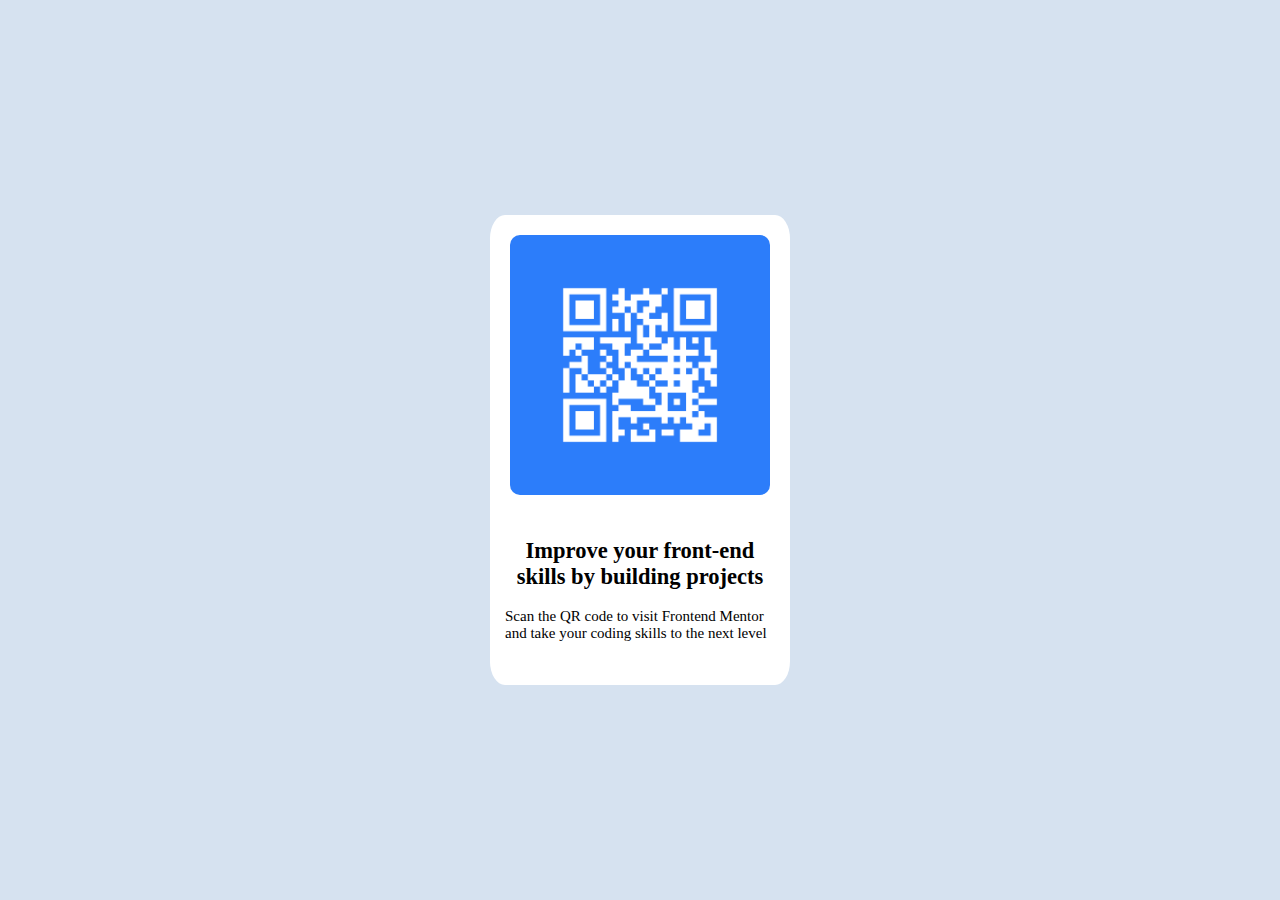
<file: 1 - age-calculator/index.html>
<!DOCTYPE html>
<html lang="en">
<head>
    <meta charset="UTF-8">
    <meta name="viewport" content="width=device-width, initial-scale=1.0">
    <title>1 projeto</title>
    <link rel="stylesheet" href="style.css">
    <link href="https://fonts.googleapis.com/css2?family=Outfit&display=swap" rel="stylesheet">
    <link href="https://fonts.googleapis.com/css2?family=Outfit:wght@400;700&display=swap" rel="stylesheet">
</head>
<body>
    <div class="primeiratela">
        <div class="caixa">
            <img class="qrcode" src="images/image-qr-code.png">
            <h2>Improve your front-end skills by building projects</h2>
            <p>Scan the QR code to visit Frontend Mentor and take your coding skills to the next level</p>
        </div>
    </div>
</body>

</html>
</file>
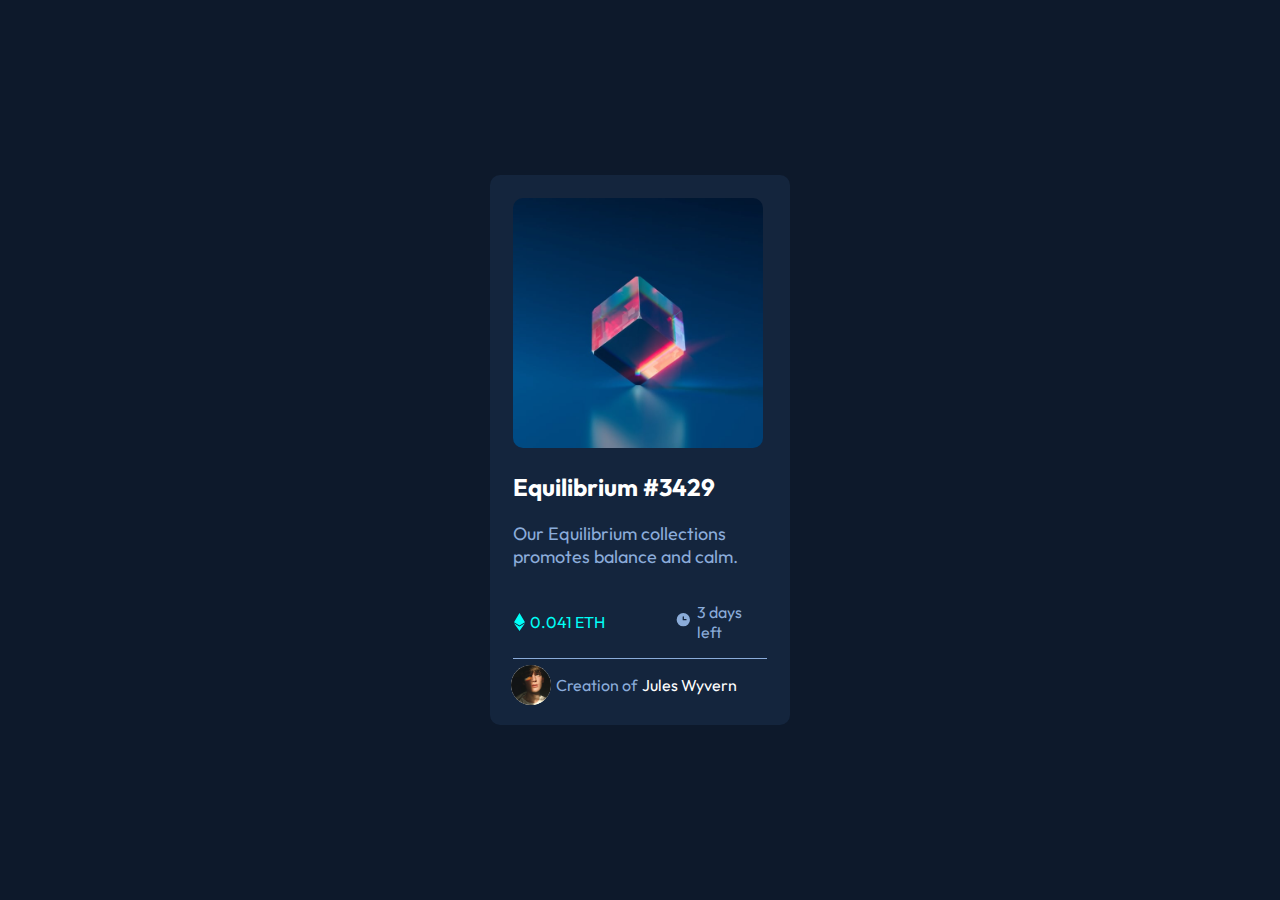
<file: 2-nft-preview-card/index.html>
<!DOCTYPE html>
<html lang="en">

<head>
    <meta charset="UTF-8">
    <meta name="viewport" content="width=device-width, initial-scale=1.0">
    <title>Nft</title>
    <link rel="stylesheet" href="style.css">
    <link rel="preconnect" href="https://fonts.googleapis.com">
    <link rel="preconnect" href="https://fonts.gstatic.com" crossorigin>
    <link href="https://fonts.googleapis.com/css2?family=Outfit:wght@300;400;600&display=swap" rel="stylesheet">
    <link rel="shortcut icon" href="images/favicon-32x32.png" type="image/x-icon">
</head>

<body>
    <div class="blocoprin">
        <div class="espaco">
            <img class="imget" src="images/image-equilibrium.jpg">
            <h2>Equilibrium #3429</h2>
            <p class="textinfo">Our Equilibrium collections promotes balance and calm.</p>
            <div class="parentcointime">
                <div class="eterium">
                    <svg width="11" height="18" xmlns="http://www.w3.org/2000/svg">
                        <path
                            d="M11 10.216 5.5 18 0 10.216l5.5 3.263 5.5-3.262ZM5.5 0l5.496 9.169L5.5 12.43 0 9.17 5.5 0Z"
                            fill="#00FFF8" />
                    </svg>
                    <p class="textet">0.041 ETH</p>
                </div>
                <div class="clock">
                    <div class="iconclock">
                        <svg width="17" height="17" xmlns="http://www.w3.org/2000/svg">
                            <path
                                d="M8.305 2.007a6.667 6.667 0 1 0 0 13.334 6.667 6.667 0 0 0 0-13.334Zm2.667 7.334H8.305a.667.667 0 0 1-.667-.667V6.007a.667.667 0 0 1 1.334 0v2h2a.667.667 0 0 1 0 1.334Z"
                                fill="#8BACD9" />
                        </svg>
                    </div>
                    <p class="textclock">3 days left</p>
                </div>
            </div>
            <div class="footer">
                <div class="imgavatar">
                    <img src="images/image-avatar.png">
                </div>
                <div class="namecreator">
                    <p>Creation of</p>
                    <p class="nome">Jules Wyvern</p>
                </div>
            </div>
        </div>
    </div>
</body>

</html>
</file>
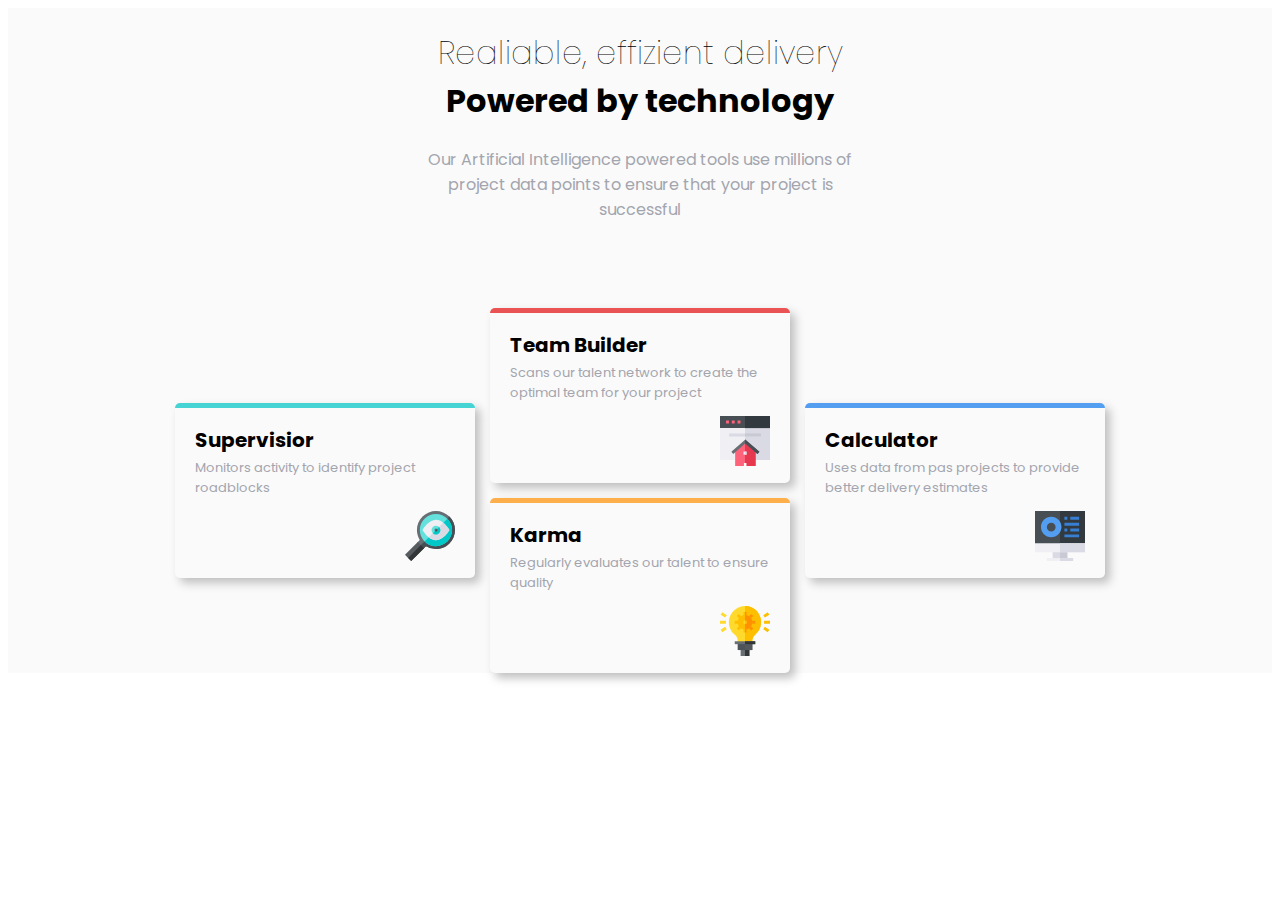
<file: 3-four-card-feature/index.html>
<!DOCTYPE html>
<html lang="en">

<head>
    <meta charset="UTF-8">
    <meta name="viewport" content="width=device-width, initial-scale=1.0">
    <title>4 card feature</title>
    <link rel="stylesheet" href="style.css">
    <link rel="shortcut icon" href="images/favicon-32x32.png" type="image/x-icon">
    <link rel="preconnect" href="https://fonts.googleapis.com">
    <link rel="preconnect" href="https://fonts.gstatic.com" crossorigin>
    <link href="https://fonts.googleapis.com/css2?family=Outfit:wght@600&family=Poppins:wght@200&display=swap"
        rel="stylesheet">
    <link rel="preconnect" href="https://fonts.googleapis.com">
    <link rel="preconnect" href="https://fonts.gstatic.com" crossorigin>
    <link href="https://fonts.googleapis.com/css2?family=Outfit:wght@600&family=Poppins&display=swap" rel="stylesheet">
    <link rel="preconnect" href="https://fonts.googleapis.com">
    <link rel="preconnect" href="https://fonts.gstatic.com" crossorigin>
    <link
        href="https://fonts.googleapis.com/css2?family=Outfit:wght@600&family=Poppins:ital,wght@0,400;1,600&display=swap"
        rel="stylesheet">
</head>

<body>
    <div class="bigparent">
        <div class="columtitle">
            <div class="title">
                <h1><span class="titlesimple">Realiable, effizient delivery</span> Powered by technology</h1>
                <p>Our Artificial Intelligence powered tools use millions of project data points to ensure that your
                    project
                    is
                    successful</p>
            </div>
        </div>
        <div class="boxselections">
            <div class="colum1">
                <div class="box1">
                    <div class="boxh2">
                        <h2>Supervisior</h2>
                    </div>
                    <p class="pbox">Monitors activity to identify project roadblocks</p>
                    <img src="images/icon-supervisor.svg">
                </div>
            </div>
            <div class="colum2">
                <div class="box2">
                    <div class="boxh2">
                        <h2>Team Builder</h2>
                    </div>
                    <p class="pbox">Scans our talent network to create the optimal team for your project</p>
                    <img src="images/icon-team-builder.svg">
                </div>
                <div class="box3">
                    <div class="boxh2">
                        <h2>Karma</h2>
                    </div>
                    <p class="pbox">Regularly evaluates our talent to ensure quality</p>
                    <img src="images/icon-karma.svg">
                </div>
            </div>
            <div class="colum3">
                <div class="box4">
                    <div class="boxh2">
                        <h2>Calculator</h2>
                    </div>
                    <p class="pbox">Uses data from pas projects to provide better delivery estimates</p>
                    <img src="images/icon-calculator.svg">
                </div>
            </div>
        </div>
    </div>
</body>

</html>
</file>
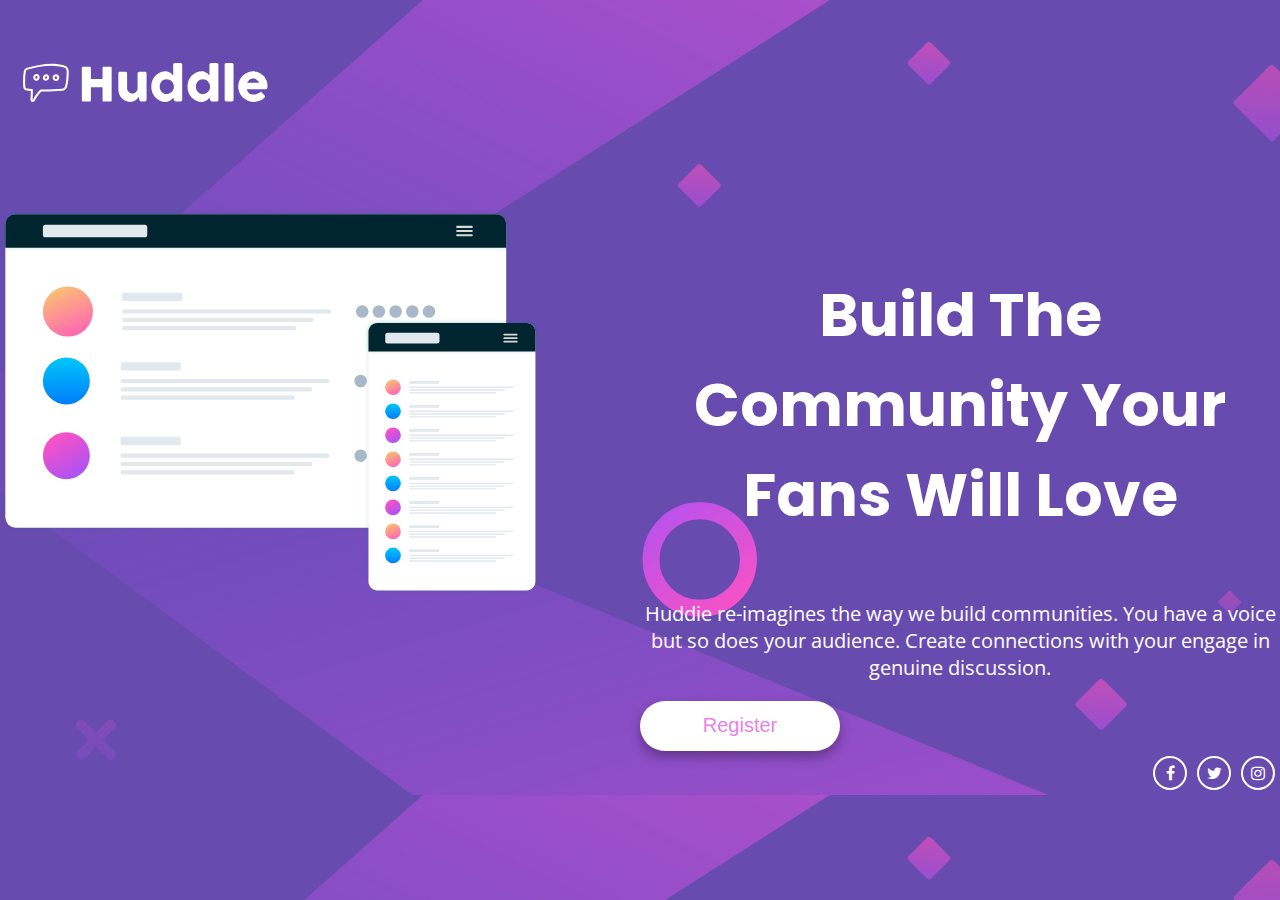
<file: 4-page-single/index.html>
<!DOCTYPE html>
<html lang="en">

<head>
    <meta charset="UTF-8">
    <meta name="viewport" content="width=device-width, initial-scale=1.0">
    <title>Page single EX4</title>
    <link rel="stylesheet" href="style.css">
    <link rel="shortcut icon" href="images/favicon-32x32.png" type="image/x-icon">
    <link rel="stylesheet" href="https://cdnjs.cloudflare.com/ajax/libs/font-awesome/4.7.0/css/font-awesome.min.css"
        integrity="sha512-SfTiTlX6kk+qitfevl/7LibUOeJWlt9rbyDn92a1DqWOw9vWG2MFoays0sgObmWazO5BQPiFucnnEAjpAB+/Sw=="
        crossorigin="anonymous" referrerpolicy="no-referrer" />
    <link rel="preconnect" href="https://fonts.googleapis.com">
    <link rel="preconnect" href="https://fonts.gstatic.com" crossorigin>
    <link href="https://fonts.googleapis.com/css2?family=Poppins&display=swap" rel="stylesheet">
    <link rel="preconnect" href="https://fonts.googleapis.com">
    <link rel="preconnect" href="https://fonts.gstatic.com" crossorigin>
    <link href="https://fonts.googleapis.com/css2?family=Poppins:wght@600&display=swap" rel="stylesheet">
    <link rel="preconnect" href="https://fonts.googleapis.com">
    <link rel="preconnect" href="https://fonts.gstatic.com" crossorigin>
    <link href="https://fonts.googleapis.com/css2?family=Open+Sans&display=swap" rel="stylesheet">
</head>

<body>
    <div class="bigparent">
        <header><img src="images/logo.svg"></header>
        <div class="columdiv">
            <div class="imglayout">
                <img src="images/illustration-mockups.svg">
            </div>
            <div class="textright">
                <div class="boxtext">
                    <div class="titleh1">
                        <h1>Build The Community Your Fans Will Love</h1>
                    </div>
                    <div class="ptext">
                        <p>Huddie re-imagines the way we build communities. You have a voice but so does your
                            audience.
                            Create
                            connections with your engage in genuine discussion.</p>
                    </div>
                </div>
                <div class="btnmob">
                    <button class="btn">Register</button>
                </div>
            </div>
        </div>
        <div class="footerposition">
            <footer>
                <div class="facebook"><i class="fa fa-facebook" aria-hidden="true"></i></div>
                <div class="twitter"><i class="fa fa-twitter" aria-hidden="true"></i></div>
                <div class="insta"><i class="fa fa-instagram" aria-hidden="true"></i></div>
            </footer>
        </div>
    </div>
</body>

</html>
</file>
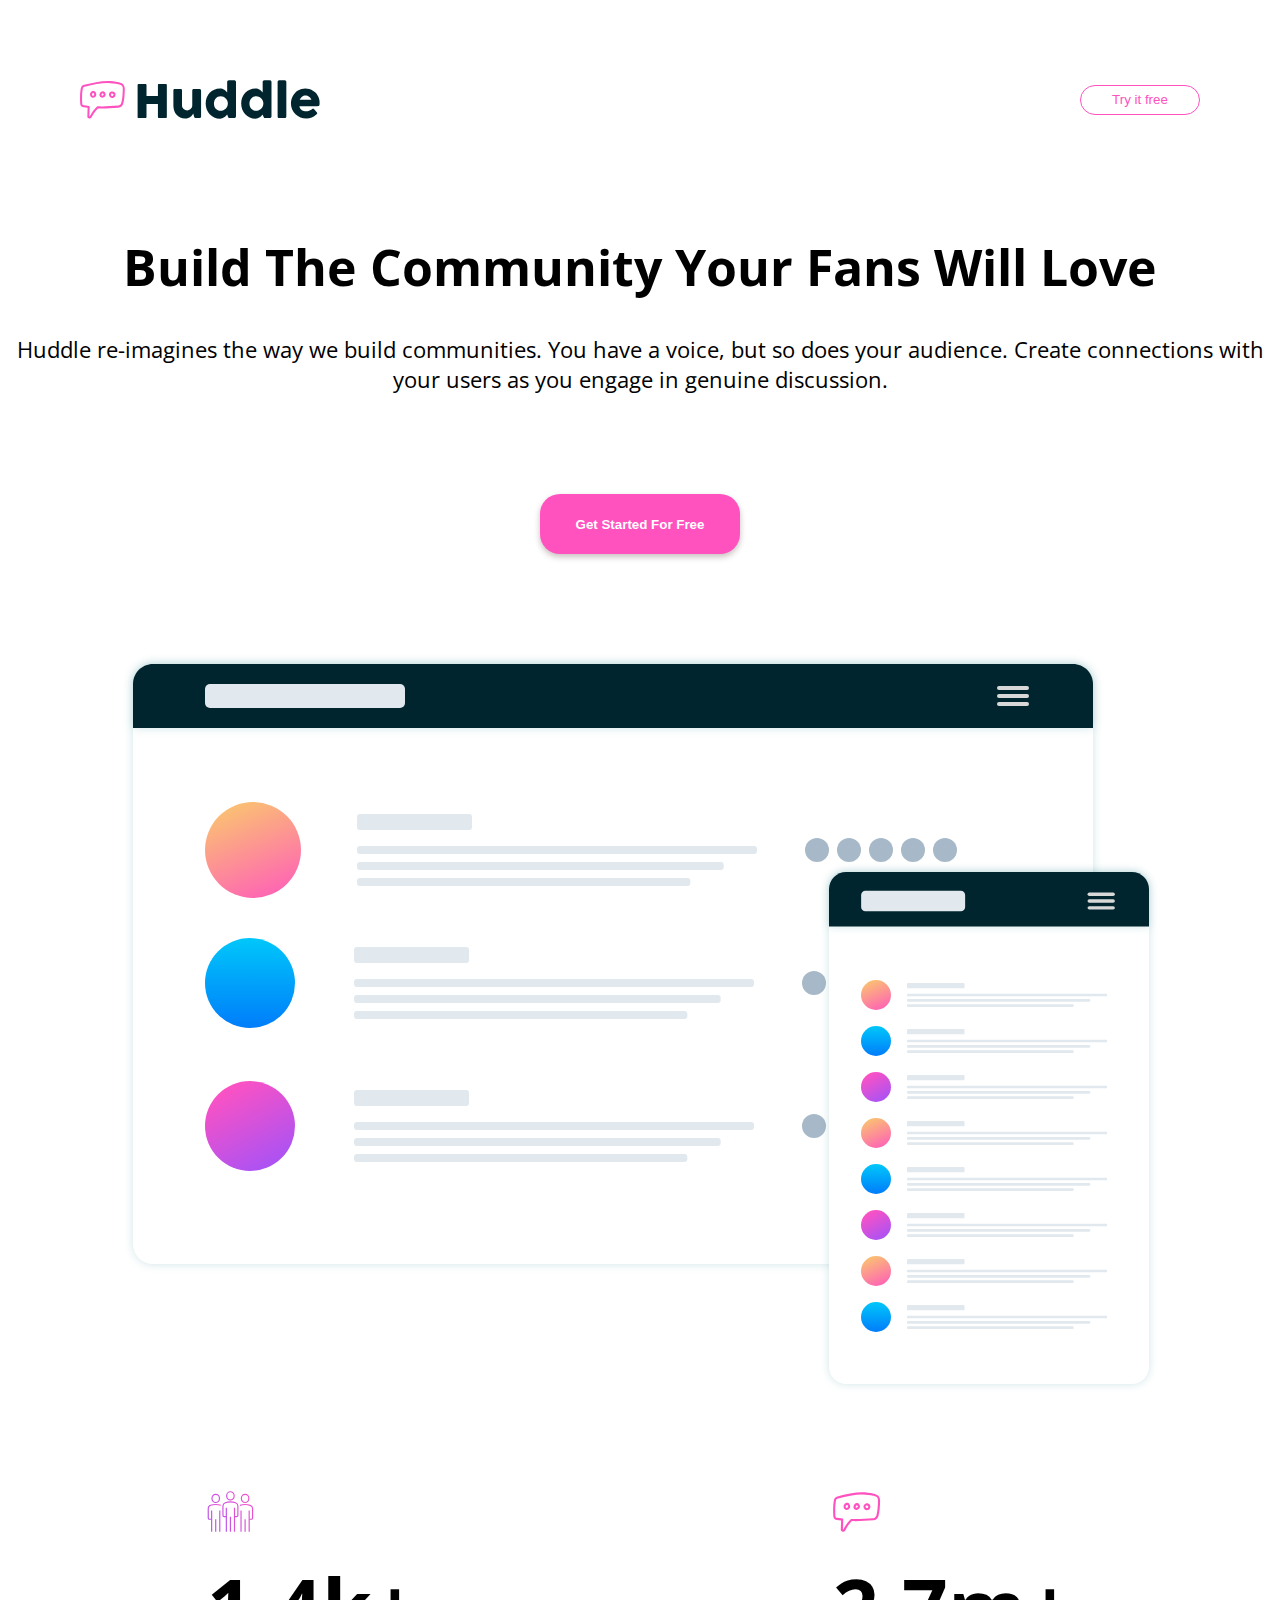
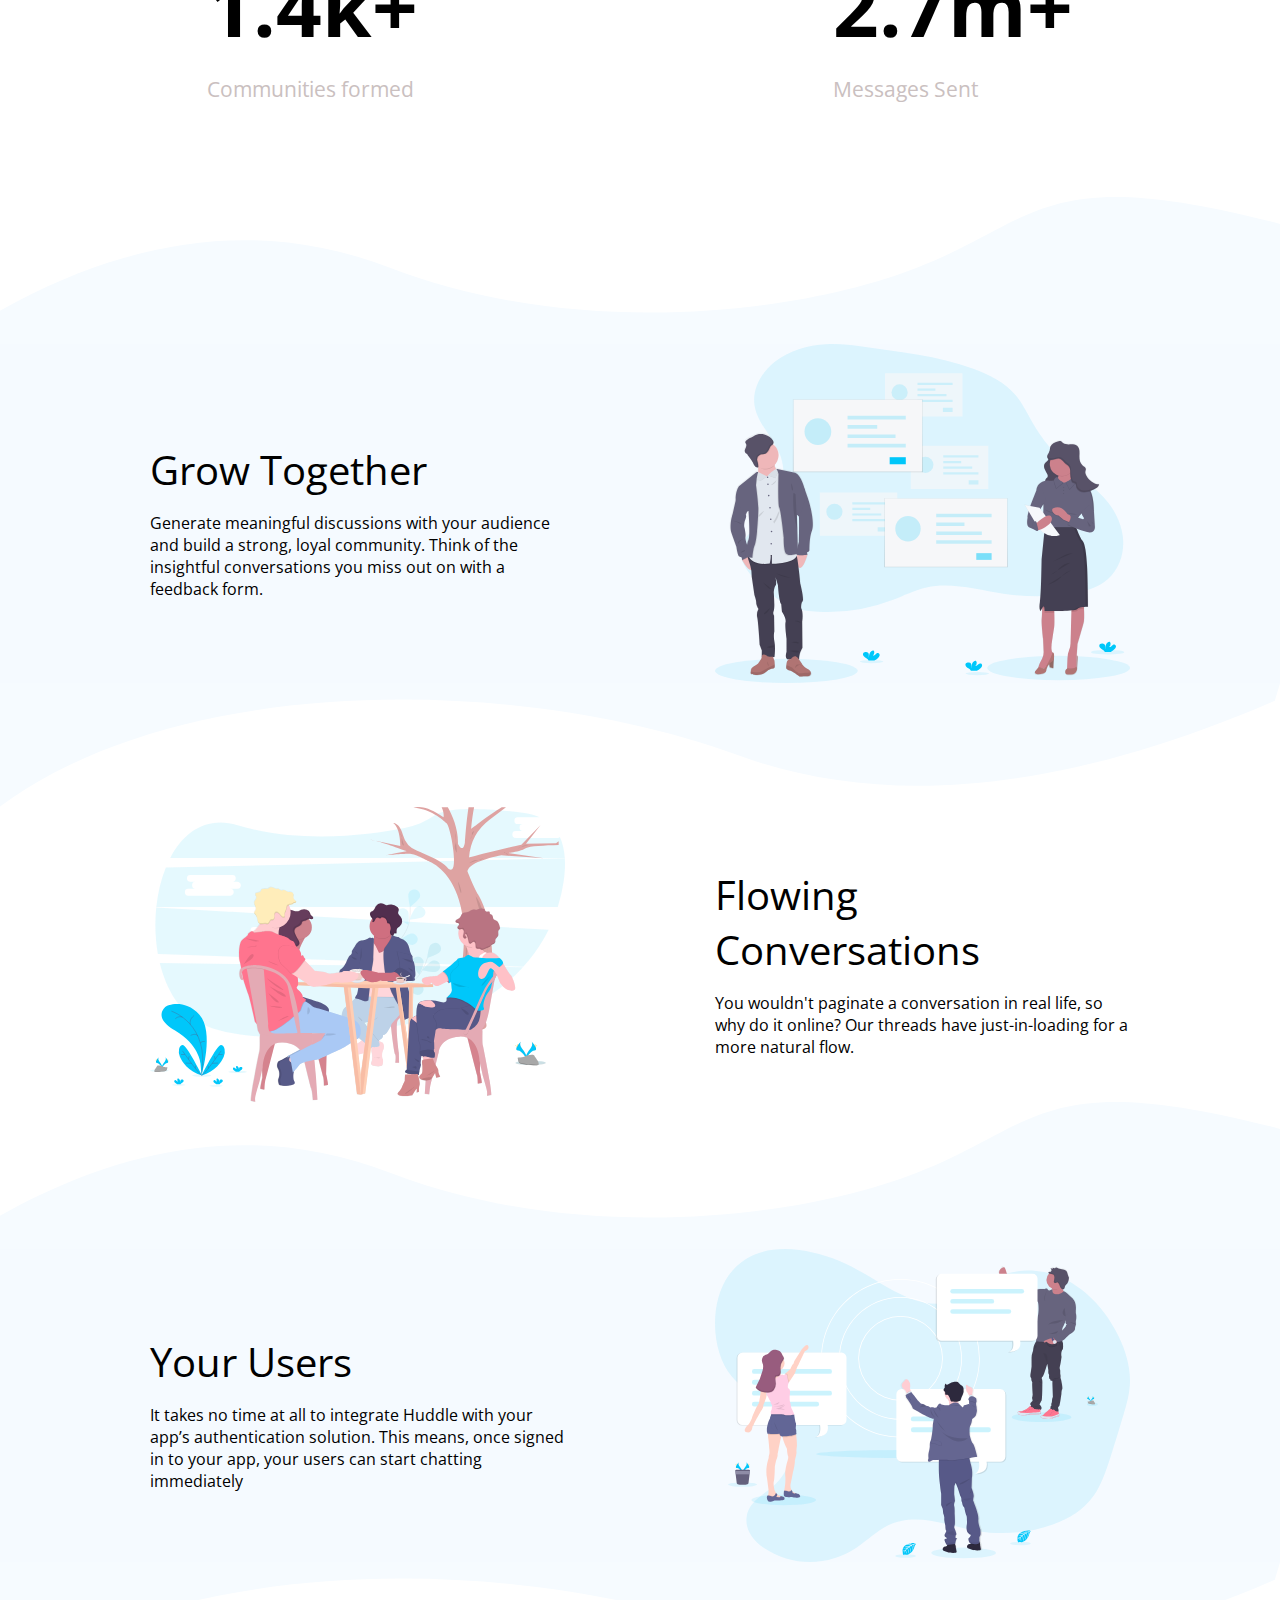
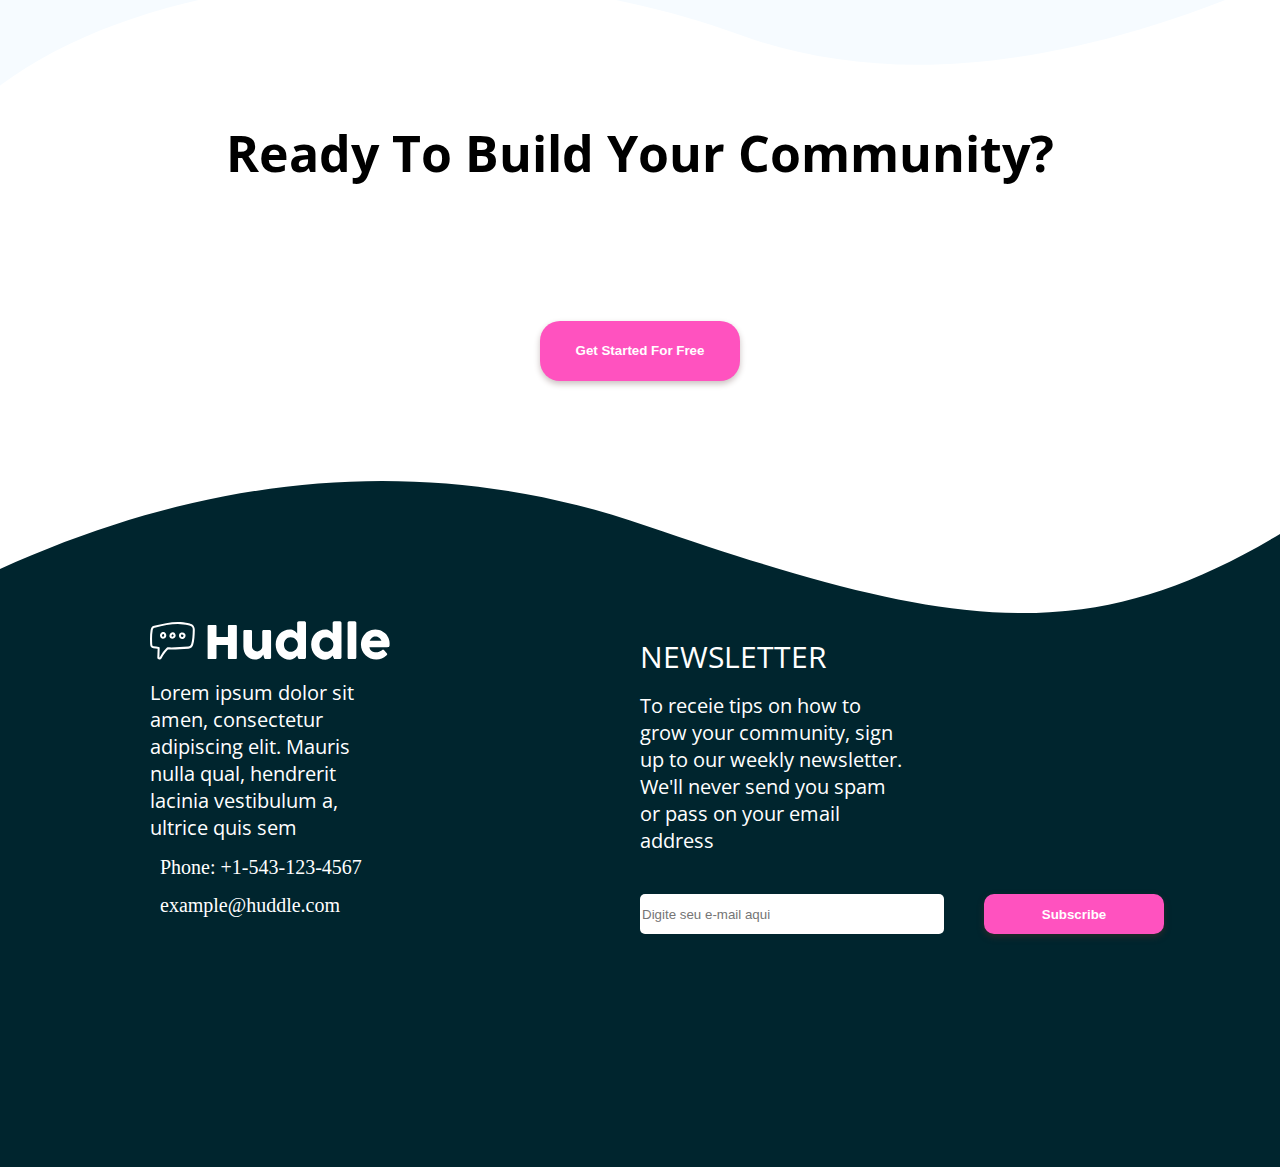
<file: 5-landing-full/index.html>
<!DOCTYPE html>
<html lang="en">

<head>
    <meta charset="UTF-8">
    <meta name="viewport" content="width=device-width, initial-scale=1.0">
    <title>Ladings full ex5</title>
    <link rel="stylesheet" href="style.css">
    <link rel="shortcut icon" href="images/favicon-32x32.png" type="image/x-icon">
    <link rel="preconnect" href="https://fonts.googleapis.com">
    <link rel="preconnect" href="https://fonts.gstatic.com" crossorigin>
    <link href="https://fonts.googleapis.com/css2?family=Poppins:wght@700&display=swap" rel="stylesheet">
    <link rel="preconnect" href="https://fonts.googleapis.com">
    <link rel="preconnect" href="https://fonts.gstatic.com" crossorigin>
    <link href="https://fonts.googleapis.com/css2?family=Open+Sans&display=swap" rel="stylesheet">
    <link rel="preconnect" href="https://fonts.googleapis.com">
    <link rel="preconnect" href="https://fonts.gstatic.com" crossorigin>
    <link href="https://fonts.googleapis.com/css2?family=Open+Sans:wght@600&display=swap" rel="stylesheet">
    <link rel="preconnect" href="https://fonts.googleapis.com">
    <link rel="preconnect" href="https://fonts.gstatic.com" crossorigin>
    <link href="https://fonts.googleapis.com/css2?family=Open+Sans:wght@700&display=swap" rel="stylesheet">
    <link rel="stylesheet" href="https://cdnjs.cloudflare.com/ajax/libs/font-awesome/6.4.0/css/all.min.css"
        integrity="sha512-iecdLmaskl7CVkqkXNQ/ZH/XLlvWZOJyj7Yy7tcenmpD1ypASozpmT/E0iPtmFIB46ZmdtAc9eNBvH0H/ZpiBw=="
        crossorigin="anonymous" referrerpolicy="no-referrer" />
</head>

<body>
    <div class="bigparent">

        <header>
            <div class="headeraling">
                <img class="logo" src="images/logo.svg">
                <div class="btnheader">
                    <button class="tryfreebtn">Try it free</button>
                </div>
            </div>
        </header>
        <div class="layout">
            <div class="h1layout">
                <h1>Build The Community Your Fans Will Love</h1>
                <p class="ptexttop">Huddle re-imagines the way we build communities. You have a voice, but so does your
                    audience. Create
                    connections with your users as you engage in genuine discussion.</p>
            </div>
            <button class="btnfree" onclick="ancorEmail()">Get Started For Free</button>
            <div class="layoutmockups"><img src="images/screen-mockups.svg"></div>
            <div class="communitmessages">
                <div class="comformed">
                    <img src="images/icon-communities.svg">
                    <div class="numbers">
                        <p class="pnumber">1.4k+</p>
                    </div>
                    <div class="pmensages">
                        <p>Communities formed</p>
                    </div>
                </div>
                <div class="messent">
                    <img src="images/icon-messages.svg">
                    <div class="numbers">
                        <p>2.7m+</p>
                    </div>
                    <div class="pmensages">
                        <p class="pstyle">Messages Sent</p>
                    </div>
                </div>
            </div>

            <div class="growtogether">
                <div class="background">
                    <img class="bg" src="images/bg-section-top-desktop-1.svg">
                </div>
                <div class="alingtextimg">
                    <div class="boxtext">
                        <p class="titlestextbox">Grow Together</p>
                        <p class="ptextbox">Generate meaningful discussions with your audience and build a strong,
                            loyal
                            community.
                            Think
                            of the insightful conversations you miss out on with a feedback form.</p>
                    </div>
                    <div class="imggt">
                        <img class="img" src="images/illustration-grow-together.svg">
                    </div>
                </div>
                <div class="background"><img class="bg" src="images/bg-section-bottom-desktop-2.svg" alt=""></div>
            </div>
            <div class="flowingconversation">
                <div class="alingtextimgrv">
                    <div class="boxtextrv">
                        <p class="titlestextbox">Flowing Conversations</p>
                        <p class="ptextbox">You wouldn't paginate a conversation in real life, so why do it online?
                            Our threads have just-in-loading for a more natural flow.</p>
                    </div>
                    <div class="imggtrv">
                        <img class="img" src="images/illustration-flowing-conversation.svg">
                    </div>
                </div>
            </div>
            <div class="youusers">
                <div class="background">
                    <img class="bg" src="images/bg-section-top-desktop-1.svg">
                </div>
                <div class="alingtextimg">
                    <div class="boxtext">
                        <p class="titlestextbox">Your Users</p>
                        <p class="ptextbox">It takes no time at all to integrate Huddle with your app’s
                            authentication solution. This means, once signed in to your app, your users can start
                            chatting immediately</p>
                    </div>
                    <div class="imggt">
                        <img class="img" src="images/illustration-your-users.svg">
                    </div>
                </div>
                <div class="background"><img class="bg" src="images/bg-section-bottom-desktop-2.svg" alt=""></div>
            </div>
            <div class="readybuild">
                <h1>Ready To Build Your Community?</h1>
            <button class="btnfree" onclick="ancorEmail()">Get Started For Free</button>
            </div>
        </div>
        <div class="bgfooter"><img class="img" src="images/bg-footer-top-desktop.svg"></div>
        <footer>
            <div class="infosfooter">
                <div class="footerleft">
                    <svg width="240" height="39" xmlns="http://www.w3.org/2000/svg">
                        <g fill-rule="nonzero" fill="none">
                            <path
                                d="M27.967.879C20.242.875 12.182 2.615 4.047 4.872c-1.033.208-2.041.884-2.574 1.72C.983 7.38.805 8.171.652 9c-.79 4.428-.694 8.776-.53 13.594.036 1.103.2 2.41.715 3.205.538.803 1.46 1.313 2.561 1.48a95.99 95.99 0 0 0 4.232.525l-.312 8.698c-.048.692.29 1.267.71 1.598.376.286.795.413 1.225.445.86.065 1.869-.303 2.37-1.257 2.195-4.224 3.572-6.089 6.317-8.895 7.158.176 13.407-.222 20.482-.745 2.501-.065 4.218-2.11 4.672-3.743 1.357-4.232 1.568-9.456 1.712-14.737.061-2.093-.665-4.148-1.95-5.234-1.222-.991-2.702-1.35-4.058-1.718C35.031 1.363 31.263.905 27.967.879zm10.29 3.31c1.358.369 2.555.724 3.31 1.337 1.26 1.339 1.218 2.23 1.2 3.675-.142 5.122-.388 10.093-1.544 13.86-.498 1.405-1.366 2.405-3.006 2.556-7.208.533-13.462.945-20.707.739a1.032 1.032 0 0 0-.763.302c-3.044 3.074-4.601 5.21-6.921 9.676-.054.102-.171.164-.315.175-.097-.005-.136-.08-.142-.148l.314-9.432c.019-.509-.401-.995-.907-1.05a95.48 95.48 0 0 1-5.06-.62c-.726-.111-.994-.31-1.193-.606-.346-.825-.338-1.335-.365-2.128-.162-4.775-.242-8.948.491-13.1.068-.614.298-1.242.542-1.767.404-.632 1.023-.725 1.644-.897 7.956-2.197 15.74-3.84 23.068-3.845 3.592.13 7.364.49 10.354 1.273zm-27.479 8.09c-1.096 1.313-.987 3.096-.14 4.29.442.625 1.132 1.128 1.972 1.242 1.091.09 1.783-.352 2.53-.86 1.353-1.176 1.49-3.228.461-4.71-.524-.755-1.362-1.208-2.218-1.24-1.172.012-1.968.535-2.605 1.277zm11.856-1.072c-1.092.035-1.975.791-2.514 1.607-.617.933-.977 2.101-.478 3.246.96 2.203 4.277 2.176 5.6-.063.61-1.032.454-2.205 0-3.056-.452-.85-1.136-1.543-2.131-1.702a2.494 2.494 0 0 0-.477-.032zm9.625.207c-.34-.008-.69.024-1.018.111-1.312.35-2.429 1.704-2.26 3.437.086.872.487 1.722 1.21 2.308.723.585 1.773.847 2.88.62 1.272-.26 2.06-1.285 2.323-2.275.263-.99.197-1.999-.414-2.817a3.47 3.47 0 0 0-2.72-1.384zm-18.965 1.623c.245.002.438.08.637.366.445.642.321 1.615-.128 2.005-.447.39-.726.424-.922.398-.196-.027-.395-.162-.573-.414-.34-.48-.44-1.256.007-1.81.238-.316.675-.513.98-.545zm9.483.223c.038.006.464.253.668.636.204.383.242.739.048 1.066-.577.976-1.804.712-1.99.287-.07-.162-.017-.813.32-1.32.335-.509.757-.7.954-.67zm10.564.748c.062.083.213.64.096 1.082-.118.442-.31.715-.78.811-.602.124-.94 0-1.193-.207-.254-.205-.425-.552-.462-.923-.09-.92.24-1.133.764-1.273.61-.15 1.3.112 1.575.51z"
                                fill="#FF52C1" />
                            <path
                                d="M57.61 4.996c.016-.26.111-.494.287-.701a.875.875 0 0 1 .701-.31h6.826c.23 0 .467.096.712.287a.883.883 0 0 1 .368.724v10.893h11.421V4.996c0-.276.096-.513.287-.712.192-.2.44-.3.747-.3h6.734c.306 0 .574.077.804.23.23.154.345.399.345.736V37.1c0 .337-.1.59-.3.758-.198.169-.459.253-.78.253h-6.803c-.306 0-.555-.084-.747-.253-.191-.168-.287-.42-.287-.758V24.047H66.504V37.1c0 .322-.104.57-.31.747-.207.176-.487.264-.84.264h-6.756c-.643 0-.972-.299-.988-.896V4.996zm62.875 32.725c-.199.168-.41.275-.632.321a3.123 3.123 0 0 1-.631.07h-3.47c-.276 0-.514-.05-.713-.15-.2-.1-.368-.234-.506-.402a2.384 2.384 0 0 1-.344-.575 4.884 4.884 0 0 1-.23-.666l-.712-2.942c-.23.475-.563 1.015-1 1.62a8.495 8.495 0 0 1-1.666 1.7c-.674.53-1.479.974-2.413 1.334-.935.36-2.007.54-3.218.54-1.746 0-3.332-.337-4.757-1.011a10.904 10.904 0 0 1-3.642-2.758c-1.003-1.164-1.781-2.524-2.332-4.08-.552-1.554-.828-3.213-.828-4.974V10.695c0-.582.127-1.022.38-1.321.252-.299.654-.448 1.206-.448h5.308c.66 0 1.111.11 1.356.333.245.222.368.655.368 1.298v14.96c0 .66.15 1.284.448 1.874.299.59.693 1.11 1.184 1.562.49.452 1.045.809 1.666 1.069.62.26 1.252.39 1.896.39.551 0 1.122-.13 1.712-.39a6.361 6.361 0 0 0 1.631-1.046c.498-.436.908-.95 1.23-1.54.322-.59.482-1.214.482-1.872V10.626c0-.26.05-.52.15-.781.1-.26.249-.46.448-.598.199-.122.387-.206.563-.252.176-.046.38-.07.609-.07h5.194c.658 0 1.133.162 1.424.483.291.322.437.751.437 1.287v25.716c0 .29-.065.559-.195.804s-.31.437-.54.574l.137-.068zm26.681-3.172c-.414.414-.87.858-1.367 1.333-.498.475-1.046.92-1.643 1.333a9.3 9.3 0 0 1-1.93 1.023 6.097 6.097 0 0 1-2.23.402c-2.083 0-4.002-.39-5.757-1.172a13.777 13.777 0 0 1-4.527-3.206c-1.264-1.356-2.252-2.953-2.964-4.792-.713-1.838-1.069-3.814-1.069-5.929 0-2.13.356-4.11 1.069-5.94.712-1.83 1.7-3.424 2.964-4.78a13.635 13.635 0 0 1 4.527-3.194c1.755-.774 3.674-1.161 5.757-1.161.843 0 1.613.123 2.31.368a8.51 8.51 0 0 1 1.907.942c.575.383 1.103.816 1.586 1.298.482.483.938.954 1.367 1.414V1.985c0-.49.15-.903.448-1.24.299-.338.747-.506 1.345-.506h5.17c.2 0 .41.042.632.126.222.085.425.203.61.357.183.153.332.337.447.551.115.215.173.452.173.712v34.357c0 1.18-.62 1.77-1.862 1.77h-4.504c-.306 0-.544-.04-.712-.116a1.13 1.13 0 0 1-.426-.333 2.319 2.319 0 0 1-.31-.551 17.13 17.13 0 0 0-.344-.77l-.667-1.793zm-13.214-11.008a8.39 8.39 0 0 0 .471 2.839c.314.88.762 1.643 1.345 2.286a6.384 6.384 0 0 0 2.102 1.528c.82.376 1.728.563 2.724.563.98 0 1.903-.176 2.769-.528a7.058 7.058 0 0 0 2.263-1.46 7.256 7.256 0 0 0 1.552-2.194c.39-.843.609-1.747.655-2.712v-.322a7.26 7.26 0 0 0-.552-2.803 7.427 7.427 0 0 0-1.528-2.344 7.242 7.242 0 0 0-2.298-1.597 6.977 6.977 0 0 0-2.861-.586c-.996 0-1.904.195-2.724.586-.82.39-1.52.923-2.102 1.597a7.236 7.236 0 0 0-1.345 2.344 8.35 8.35 0 0 0-.47 2.803zm48.72 11.008c-.414.414-.87.858-1.368 1.333-.498.475-1.046.92-1.643 1.333a9.3 9.3 0 0 1-1.93 1.023 6.097 6.097 0 0 1-2.23.402c-2.083 0-4.002-.39-5.756-1.172a13.777 13.777 0 0 1-4.528-3.206c-1.263-1.356-2.252-2.953-2.964-4.792-.712-1.838-1.069-3.814-1.069-5.929 0-2.13.357-4.11 1.069-5.94s1.7-3.424 2.964-4.78a13.635 13.635 0 0 1 4.528-3.194c1.754-.774 3.673-1.161 5.756-1.161.843 0 1.613.123 2.31.368a8.51 8.51 0 0 1 1.907.942c.575.383 1.103.816 1.586 1.298.483.483.938.954 1.367 1.414V1.985c0-.49.15-.903.448-1.24.3-.338.747-.506 1.345-.506h5.17c.2 0 .41.042.632.126.223.085.426.203.61.357.183.153.333.337.448.551.114.215.172.452.172.712v34.357c0 1.18-.62 1.77-1.862 1.77h-4.504c-.306 0-.544-.04-.712-.116a1.13 1.13 0 0 1-.425-.333 2.319 2.319 0 0 1-.31-.551 17.13 17.13 0 0 0-.345-.77l-.667-1.793zm-13.215-11.008a8.39 8.39 0 0 0 .471 2.839c.315.88.763 1.643 1.345 2.286a6.384 6.384 0 0 0 2.103 1.528c.82.376 1.727.563 2.723.563.98 0 1.903-.176 2.769-.528a7.058 7.058 0 0 0 2.264-1.46 7.256 7.256 0 0 0 1.55-2.194c.391-.843.61-1.747.656-2.712v-.322a7.26 7.26 0 0 0-.552-2.803 7.427 7.427 0 0 0-1.528-2.344 7.242 7.242 0 0 0-2.298-1.597 6.977 6.977 0 0 0-2.861-.586c-.996 0-1.904.195-2.723.586-.82.39-1.521.923-2.103 1.597a7.236 7.236 0 0 0-1.345 2.344 8.35 8.35 0 0 0-.47 2.803zM197.61 2.008c0-.49.122-.903.367-1.24.246-.338.667-.506 1.264-.506h5.63c.154 0 .315.042.483.126a1.7 1.7 0 0 1 .471.357c.146.153.268.337.368.551.1.215.15.452.15.712v34.334c0 .582-.165 1.022-.495 1.321-.329.299-.754.448-1.275.448h-5.332c-.597 0-1.018-.15-1.264-.448-.245-.299-.367-.74-.367-1.321V2.008zm38.7 32.61a15.31 15.31 0 0 1-4.55 2.907 13.87 13.87 0 0 1-5.355 1.046c-2.1 0-4.083-.383-5.952-1.15a15.494 15.494 0 0 1-4.918-3.182 15.273 15.273 0 0 1-3.355-4.792c-.828-1.838-1.241-3.837-1.241-5.998 0-1.348.164-2.654.494-3.918a15.45 15.45 0 0 1 1.402-3.55 15.055 15.055 0 0 1 2.206-3.045 13.957 13.957 0 0 1 2.907-2.379 14.327 14.327 0 0 1 3.493-1.54 14.084 14.084 0 0 1 3.975-.551c1.272 0 2.505.169 3.7.506 1.195.337 2.318.812 3.367 1.424 1.05.613 2.01 1.349 2.884 2.207a14.896 14.896 0 0 1 2.252 2.815 13.58 13.58 0 0 1 1.46 3.263c.344 1.157.517 2.348.517 3.573 0 .797-.012 1.448-.035 1.954-.023.505-.142.908-.356 1.206-.215.3-.57.506-1.069.62-.498.116-1.23.173-2.194.173h-16.546c.153.98.463 1.8.93 2.46a5.842 5.842 0 0 0 1.62 1.573c.613.391 1.264.67 1.954.84a8.24 8.24 0 0 0 1.953.252c.552 0 1.118-.058 1.7-.172a12.179 12.179 0 0 0 1.69-.46 9.557 9.557 0 0 0 1.493-.667c.452-.252.816-.517 1.092-.792.245-.2.456-.349.632-.449.176-.1.364-.149.563-.149.2 0 .402.07.61.207a4.8 4.8 0 0 1 .7.597l2.436 2.758c.168.2.276.38.322.54.046.161.069.326.069.494 0 .307-.085.571-.253.793a2.89 2.89 0 0 1-.598.586zm-11.054-19.143c-.598 0-1.176.119-1.735.356a6.547 6.547 0 0 0-1.575.954c-.49.398-.93.85-1.321 1.356a8.315 8.315 0 0 0-.954 1.54h11.743a13.536 13.536 0 0 0-1.045-1.655 7.081 7.081 0 0 0-1.287-1.333 5.558 5.558 0 0 0-1.655-.896c-.62-.215-1.344-.322-2.171-.322z"
                                fill="#00252E" />
                        </g>
                    </svg>
                    <p class="pfooter">Lorem ipsum dolor sit amen, consectetur adipiscing elit. Mauris nulla qual,
                        hendrerit lacinia vestibulum a, ultrice quis sem</p>
                    <div class="phonegroup">
                        <i class="fa-solid fa-phone-volume colorwhite"></i>
                        <p class="phone">Phone: +1-543-123-4567</p>
                    </div>
                    <div class="emailgroup">
                        <i class="fa-solid fa-envelope colorwhite"></i>
                        <p class="email">example@huddle.com</p>
                    </div>
                </div>
                <div class="footerright">
                    <p class="newsl">NEWSLETTER</p>
                    <p class="alingpfooter">To receie tips on how to grow your community, sign up to our weekly
                        newsletter.
                        We'll never send you spam or pass on your email address</p>
                    <div class="form">
                        <div class="femail">
                            <form action="email"><input id="email" class="emailtext" type="text" name="email" placeholder="Digite seu e-mail aqui">
                                <div class="btnfooter"><button class="btnf" type="button" onclick="dirEmail()">Subscribe</button></div>
                            </form>
                            <p class="demo">Check your email please</p>
                        </div>
                    </div>
                </div>
            </div>
            <div class="footericons">
                <div class="icons">
                    <div class="face"><i class="fa-brands fa-square-facebook colorwhite"></i></div>
                    <div class="insta"><i class="fa-brands fa-instagram colorwhite"></i></div>
                    <div class="twitter"><i class="fa-brands fa-square-twitter colorwhite"></i></div>
                </div>
            </div>
        </footer>
    </div>
    <script src="script.js"></script>
</body>
</html>
</file>
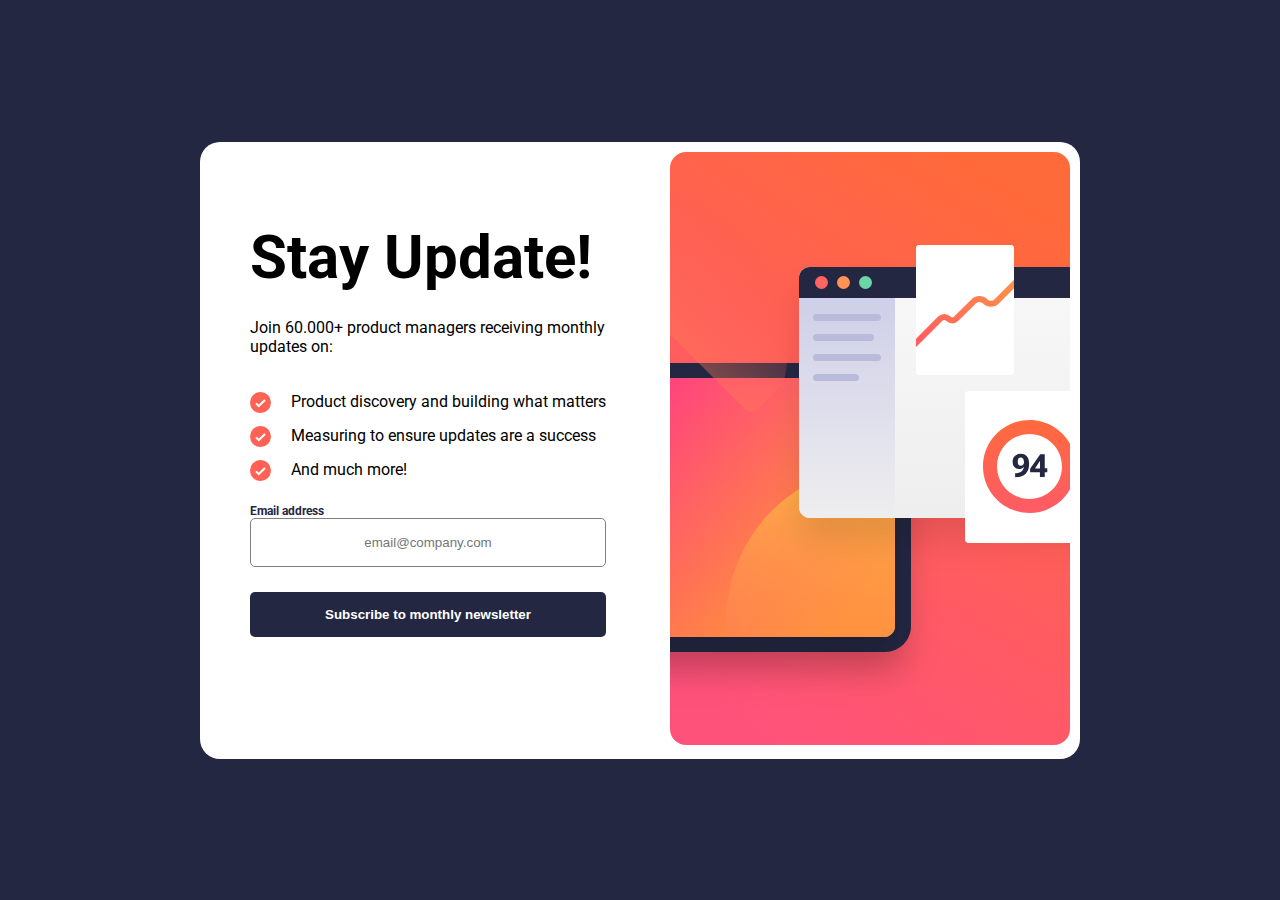
<file: 6 - newsletter/index.html>
<!DOCTYPE html>
<html lang="en">

<head>
    <meta charset="UTF-8">
    <meta name="viewport" content="width=device-width, initial-scale=1.0">
    <title>Ex 6 newsletter</title>
    <link rel="stylesheet" href="style.css">
    <link rel="shortcut icon" href="assets/images/favicon-32x32.png" type="image/x-icon">
    <link rel="preconnect" href="https://fonts.googleapis.com">
    <link rel="preconnect" href="https://fonts.gstatic.com" crossorigin>
    <link href="https://fonts.googleapis.com/css2?family=Roboto&display=swap" rel="stylesheet">
    <link rel="preconnect" href="https://fonts.googleapis.com">
    <link rel="preconnect" href="https://fonts.gstatic.com" crossorigin>
    <link href="https://fonts.googleapis.com/css2?family=Roboto:wght@700&display=swap" rel="stylesheet">
</head>

<body>
    <div class="bigparent">
        <div class="blocright">
            <div class="title">
                <h1>Stay Update!</h1>
            </div>
            <p>Join 60.000+ product managers receiving monthly updates on:</p>
            <ul class="">
                <div class="liimg">
                    <img class="imglist" src="assets/images/icon-list.svg">
                    <li class="litext">Product discovery and building what matters</li>
                </div>
                <div class="liimg">
                    <img class="imglist" src="assets/images/icon-list.svg">

                    <li class="litext">Measuring to ensure updates are a success</li>
                </div>
                <div class="liimg">
                    <img class="imglist" src="assets/images/icon-list.svg">
                    <li class="litext">And much more!</li>
                </div>
            </ul>
            <form class="emailinfo">
                <div class="pemailbox">
                    <p class="pemail">Email address</p>
                    <p class="pemailinvalid">Valid email required </p>
                </div>
                <input id="emailbox" onfocus="clearbtn()" type="text" name="email" placeholder="email@company.com">
                <button class="btn" type="button" onclick="btnconfirmed()">Subscribe to monthly newsletter</button>
            </form>
        </div>
        <div class="imgleft">
            <img class="imgsup" src="assets/images/illustration-sign-up-desktop.svg">

            <div class="imgmobile"><img src="assets/images/illustration-sign-up-mobile.svg"></div>
        </div>
    </div>
    <div class="success">
        <div class="successtext">
            <img class="imgsuc" src="assets/images/icon-success.svg">
            <div class="ptitle">Thanks for subscribing!</div>
            <p class="psuccess">A confirmation email has been sent to <span class="bolder">ash@loremcompany.com</span>.
                Please open it and click the button inside to
                confirm your subscription</p>
            <div class="btnscposition">
                <button class="btnsc" type="button" onclick="dismissbtn()">Dismiss message </button>
            </div>
        </div>
    </div>

    <script src="script.js"></script>
</body>

</html>
</file>
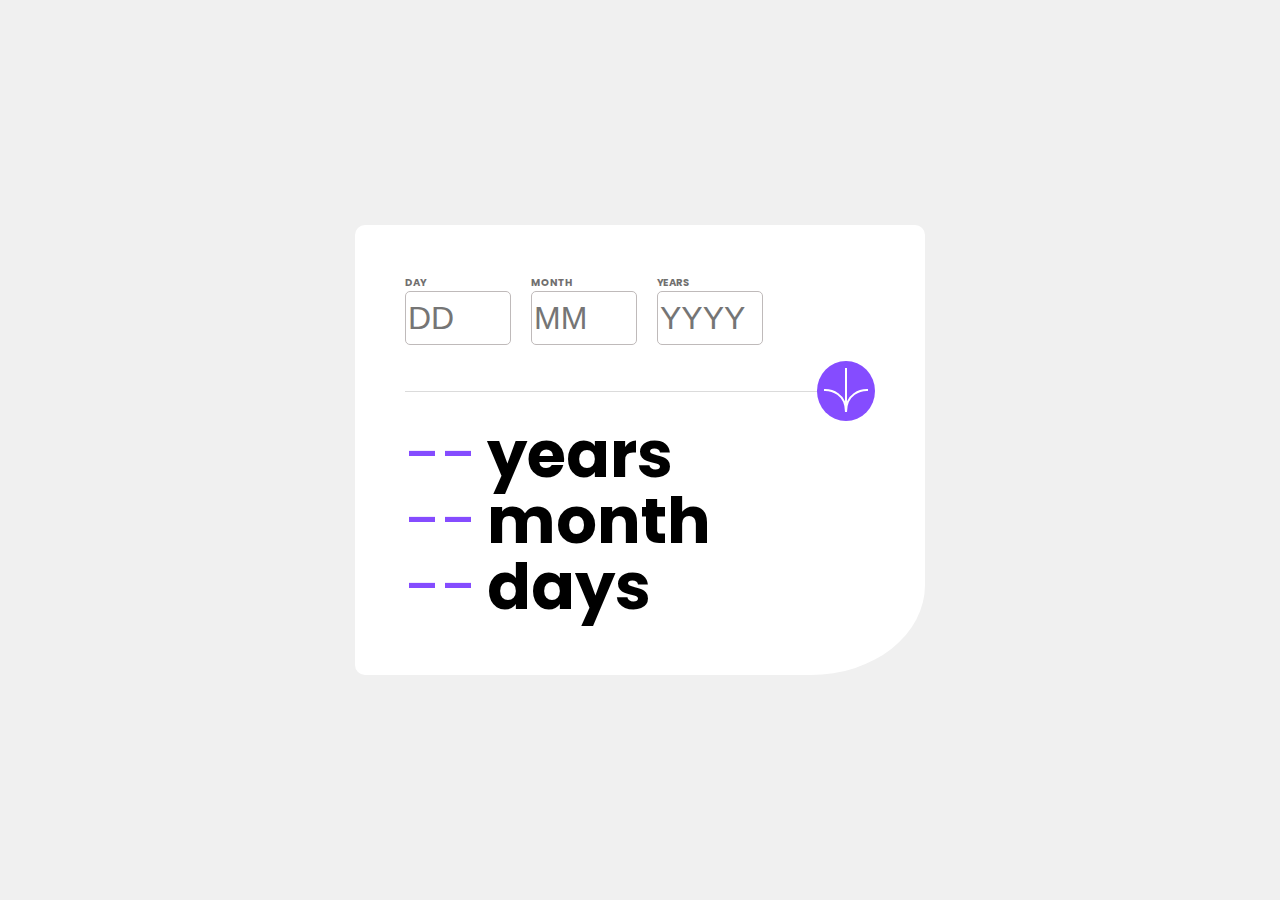
<file: 7-age-calculator/index.html>
<!DOCTYPE html>
<html lang="en">

<head>
  <meta charset="UTF-8">
  <meta name="viewport" content="width=device-width, initial-scale=1.0">
  <!-- displays site properly based on user's device -->

  <link rel="icon" type="image/png" sizes="32x32" href="./assets/images/favicon-32x32.png">
  <link rel="stylesheet" href="style.css">
  <link rel="preconnect" href="https://fonts.googleapis.com">
  <link rel="preconnect" href="https://fonts.gstatic.com" crossorigin>
  <link href="https://fonts.googleapis.com/css2?family=Poppins:ital@1&display=swap" rel="stylesheet">
  <link rel="preconnect" href="https://fonts.googleapis.com">
  <link rel="preconnect" href="https://fonts.gstatic.com" crossorigin>
  <link href="https://fonts.googleapis.com/css2?family=Poppins:ital,wght@1,800&display=swap" rel="stylesheet">

  <title>EX 7 Age calculator app</title>

  <!-- Feel free to remove these styles or customise in your own stylesheet 👍 -->
  <style>
    .attribution {
      font-size: 11px;
      text-align: center;
    }

    .attribution a {
      color: hsl(228, 45%, 44%);
    }
  </style>
</head>

<body>
  <div class="bigparent">
    <div class="parent">
      <div class="dates">
        <form class="formtop" action="script.js">
          <div class="daytop">
            <p class="ptop">DAY</p>
            <input class="errori" type="number" id="dateday" placeholder="DD">
            <p class="errorp">This fild is required</p>
          </div>
          <div class="monthtop">
            <p class="ptop">MONTH</p>
            <input class="errori" type="number" id="datemonth" placeholder="MM">
            <p class="errorp">This fild is required</p>
          </div>
          <div class="yearstop">
            <p class="ptop">YEARS</p>
            <input class="errori" type="number" id="dateyear" placeholder="YYYY">
            <p class="errorp">This fild is required</p>
          </div>
        </form>
      </div>
      <div class="lineimg">
        <div class="hrdiv">
          <hr>
        </div>
        <button class="btn" type="submit" onclick="validdates()"><img src="assets/images/icon-arrow.svg"></button>
      </div>
      <div class="results">
        <form action="resultsage">
          <div class="years">
            <div class="ifenp">
              <p id="resultyears">--</p>
            </div>
            <p class="textp">years</p>
          </div>
          <div class="month">
            <div class="ifenp">
              <p id="resultmonth">--</p>
            </div>
            <p class="textp">month</p>
          </div>
          <div class="days">
            <div class="ifenp">
              <p id="resultday">--</p>
            </div>
            <p class="textp">days</p>
          </div>
        </form>
      </div>
    </div>
  </div>
  <script src="script.js"></script>
</body>

</html>
</file>
<file: 1 - age-calculator/style.css>
body {
    background-color: hsl(212, 45%, 89%);
    min-width: 375px;
    max-width: 1440px;
    height: auto;
    font-size: 15px;
}

.caixa {
    position: absolute;
    left: 0;
    right: 0;
    top: 0;
    bottom: 0;
    margin: auto;
    border-radius: 5%;
    width: 300px;
    height: 470px;
    background-color: hsl(0, 0%, 100%);
}

img {
    height: 260px;
    padding: 20px;
    border-radius: 10%;
}

h2 {
    padding-left: 15px;
    padding-right: 15px;
    text-align: center;
}

p {
    padding-left: 15px;
    padding-right: 15px;
}
</file>
<file: 2-nft-preview-card/style.css>
body {
    max-width: 1440px;
    min-width: 375px;
    background-color: hsl(217, 54%, 11%);
}

.espaco {
    padding: 23px;
}

h2 {
    font-family: 'Outfit', sans-serif;
    color: hsl(0, 0%, 100%)
}

.imget {
    width: 250px;
    border-radius: 10px;
}

.blocoprin {
    position: absolute;
    left: 0;
    right: 0;
    top: 0;
    bottom: 0;
    margin: auto;
    background-color: hsl(216, 50%, 16%);
    width: 300px;
    height: 550px;
    border-radius: 10px;
}

p {
    color: hsl(215, 51%, 70%);
    font-family: 'Outfit', sans-serif;
}

.textet {
    position: relative;
    color: hsl(178, 100%, 50%);
    margin-left: 5px;
}

.textclock {
    position: relative;
    margin-left: 5px;
}

.nome {
    color: white;
    margin-left: 5px;
}

.imgavatar {
    height: 40px;
    border-radius: 50%;
    display: flex;
    background-color: white;
    margin-left: -32px;
}

.footer {
    display: flex;
    flex: 1;
    align-items: center;
    justify-content: center;
    border-top: 1px solid hsl(215, 51%, 70%);
    ;
}

.eterium {
    position: relative;
    display: flex;
    flex: 1;
    align-items: center;
    justify-content: center;
}

.clock {
    display: flex;
    margin-left: 70px;
    flex: 1;
    align-items: center;
    justify-content: center;
}

.parentcointime {
    display: flex;
}

.namecreator {
    font-family: 'Outfit', sans-serif;
    display: flex;
    margin-left: 5px;
}

.textinfo {
    font-family: 'Outfit', sans-serif;
    font-size: 18px;
}
</file>
<file: 3-four-card-feature/style.css>
.bigparent {
    max-width: 1440px;
    min-width: 375px;
    margin: 0 auto;
    display: block;
    background-color: hsl(0, 0%, 98%);
}

.titlesimple {
    font-weight: 100;
}

.title {
    text-align: center;
    width: 450px;
    height: 300px;
    font-family: 'Outfit', sans-serif;
    font-family: 'Poppins', sans-serif;
}

h2 {
    font-family: 'Outfit', sans-serif;
    font-family: 'Poppins', sans-serif;
    width: 150px;
    margin-left: 20px;
    font-size: 20px;
}

p {
    color: hsl(229, 6%, 66%);
    font-family: 'Outfit', sans-serif;
    font-family: 'Poppins', sans-serif;
}

img {
    width: 50px;
    height: 50px;
    position: relative;
    margin-left: 230px;
}

.boxselections {
    display: flex;
    justify-content: center;
    gap: 15px;
}

.box1 {
    border-top: 5px solid hsl(180, 62%, 55%);
    border-radius: 5px;
    align-items: center;
    width: 300px;
    height: 170px;
    box-shadow: 5px 5px 10px rgb(192, 191, 191);
}

.box2 {
    border-top: 5px solid hsl(0, 78%, 62%);
    border-radius: 5px;
    align-items: center;
    width: 300px;
    height: 170px;
    margin-bottom: 15px;
    box-shadow: 5px 5px 10px rgb(192, 191, 191);
}

.box3 {
    border-top: 5px solid hsl(34, 97%, 64%);
    border-radius: 5px;
    align-items: center;
    width: 300px;
    height: 170px;
    box-shadow: 5px 5px 10px rgb(192, 191, 191);
}

.box4 {
    border-top: 5px solid hsl(212, 86%, 64%);
    border-radius: 5px;
    align-items: center;
    width: 300px;
    height: 170px;

    box-shadow: 5px 5px 10px rgb(192, 191, 191);
}

.boxh2 {
    width: 150px;
    height: 20px;
}

.pbox {
    margin-left: 20px;
    font-size: 13px;
}

.colum1 {
    display: flex;
    align-items: center;
}

.colum3 {
    display: flex;
    align-items: center;
}

.columtitle {
    display: flex;
    justify-content: center;
}

/* media funciona como um IF porem você faz a programação do css dentro do proprio media, determinando com () a partir de que momento ele comecara a agir*/
@media (max-width:767.98px) {
    .boxselections{
        display: grid;
    }
}
</file>
<file: 4-page-single/style.css>
html,body{
    width: 100%;
    padding: 0;
    margin: 0;  
}
.bigparent{
    max-width: 1440px;
    min-width: 375px;
    margin: 0 auto;
    display: block;
}

body{
    background-color: hsl(257, 40%, 49%);
    background-image: url(images/bg-desktop.svg);
    background-size: cover;
}

.ptext{
    font-family: 'Open Sans', sans-serif;
    font-size: 20px;
}

header{
    padding: 10px;
    margin-top: 40px;
}

.columdiv{
    display: flex;
}

.titleh1{
    font-size: 30px;
    font-family: 'Poppins', sans-serif;
}

img{
    max-width: 100%;
}

.imglayout{
    margin-top: 80px;
    position: relative;
    max-width: 50%;
}

.textright{
    margin-left: 100px;
    max-width: 50%;
}

.boxtext{
    display: flex;
    flex-wrap: wrap;
    position: relative;
    margin-top: 100px;
    width: auto;
    height: auto;
    color: white;
    text-align: center;
}

.btn{
    border: 0 ;
    position:relative;
    border-radius: 30px;
    background-color: white;
    color: hsl(300, 69%, 71%);
    width: 200px;
    height: 50px;
    font-size: 20px;
    box-shadow: 0px 6px 12px rgba(0, 0, 0, 30%)
}
.btn:hover{ 
    background-color: hsl(300, 69%, 71%);
    color: white;
}       

.facebook:hover{
    margin: 5px;
    border: 2px solid hsl(300, 69%, 71%);
    border-radius: 50%;
    width: 30px;
    height: 30px;
    color: hsl(300, 69%, 71%);
}

.twitter:hover{
    margin: 5px;
    border: 2px solid hsl(300, 69%, 71%);
    border-radius: 50%;
    width: 30px;
    height: 30px;
    color: hsl(300, 69%, 71%);
}

.insta:hover{
    margin: 5px;
    border: 2px solid hsl(300, 69%, 71%);
    border-radius: 50%;
    width: 30px;
    height: 30px;
    color: hsl(300, 69%, 71%);
}

footer{
    width: 100%;
    display: flex;
    justify-content: flex-end;
}

.footerposition{
    display: flex;
    justify-content: flex-end;
    margin-right: 165px;
    width: 100%;
}

.facebook{
    margin: 5px;
    border: 2px solid rgb(255, 255, 255);
    border-radius: 50%;
    width: 30px;
    height: 30px;
    color: white;
    display:flex;
    align-items: center;
    justify-content: center;
}

.twitter{
    margin: 5px;
    border: 2px solid rgb(255, 255, 255);
    border-radius: 50%;
    width: 30px;
    height: 30px;
    color: white;
    display:flex;
    align-items: center;
    justify-content: center;
}

.insta{
    margin: 5px;
    border: 2px solid rgb(255, 255, 255);
    border-radius: 50%;
    width: 30px;
    height: 30px;
    color: white;
    display:flex;
    align-items: center;
    justify-content: center;
}

@media(max-width:1023.98px){
    .columdiv{
        display: grid;
    }
    body{
        background-color: hsl(257, 40%, 49%);
        background-image: url(images/bg-mobile.svg);
    }
    
    .imglayout{
        max-width: 100%;
    }

    .textright{
        max-width: 100%;
        margin: 0;
        display: grid;
        justify-content: flex-end;
    }
    .btnmob{
        display: flex;
        align-items: center;
        justify-content: center;
    }

    footer{
        margin-top: 20px;
        display: flex;
        align-items: center;
        justify-content: center;
    }
}

@media (max-width:767.98px) {   
    .columdiv{
        display: grid;
    }
    .bigparent{
        align-items: center;
    }

    header{
        max-width: 30%;
        margin-left: 20px;
    }

    .imglayout{
        max-width: 100%;
    }

    body{
        background-color: hsl(257, 40%, 49%);
        background-image: url(images/bg-mobile.svg);
    }
    
    .textright{
        max-width: 100%;
        margin: 0;
        display: flex;
        flex-direction: column;
        width: 100%;
    }

    .titleh1{
        text-align: center;
        font-size: 13px;
    }
    
    .ptext{
        text-align: center;
        font-size: 13px;
    }


    .btnmob{
        display: flex;
        align-items: center;
        justify-content: center;
    }

    .columdiv{
            margin-left: 30px;
            margin-right: 30px;
    }

    footer{
        margin-right: 0;
        margin-left: 0;
        margin-bottom: 20px;
        display: flex;
        align-items: center;
        justify-content: center;
    }

}
</file>
<file: 5-landing-full/style.css>
html,
body {
    scroll-behavior: smooth;
    width: 100%;
    padding: 0;
    margin: 0;
}

.bigparent {
    max-width: 2000px;
    margin: 0 auto;
    display: block;
    flex-direction: column;
}

img {
    max-width: 100%;
}

p {
    margin-block-end: 0;
    margin-block-start: 15px;
}

header {
    font-family: 'Poppins', sans-serif;
    padding: 80px;
}

.headeraling {
    position: relative;
    display: flex;
    align-items: center;
    justify-content: space-between;
}

.tryfreebtn {
    width: 120px;
    height: 30px;
    border-radius: 20px;
    border: 1px solid hsl(322, 100%, 66%);
    background-color: white;
    color: hsl(322, 100%, 66%);
}

.tryfreebtn:hover {
    border: 1px solid hsl(321, 100%, 78%);
    color: hsl(321, 100%, 78%);
    cursor: pointer;
}

.btnheader {
    display: block;
    justify-content: end;

}

.layout {
    display: flex;
    flex-direction: column;
    align-items: center;
}

h1 {
    font-size: 50px;
    text-align: center;
    font-family: 'Open Sans', sans-serif;
}


.btnfree {
    margin-top: 100px;
    margin-bottom: 100px;
    width: 200px;
    height: 60px;
    border: 0;
    border-radius: 20px;
    background-color: hsl(322, 100%, 66%);
    box-shadow: 0px 3px 6px 0px #cac0c0;
    font-weight: bold;
    color: white;
    align-items: center;
}

.btnfree:hover {
    background-color: hsl(321, 100%, 78%);
    cursor: pointer;
}

.youusers {
    display: flex;
    flex-direction: column;
}

.background {
    display: contents;
}

.growtogether {
    display: flex;
    flex-direction: column;
}

.alingtextimg {
    background-color: hsl(207, 100%, 98%);
    display: flex;
    width: 100%;
    flex-direction: row;
}

.boxtext {
    margin-left: 150px;
    margin-right: 150px;
    display: flex;
    flex-direction: column;
    width: 50%;
    height: auto;
    justify-content: center;
}

.numbers {
    font-family: 'Open Sans', sans-serif;
    font-size: 80px;
    font-weight: bold;
}

.pmensages {
    color: #cac0c0;
    font-size: 21px;
    font-family: 'Open Sans', sans-serif;
}

.ptexttop {
    text-align: center;
    font-size: 22px;
    font-family: 'Open Sans', sans-serif;
}

.communitmessages {
    height: 400px;
    display: flex;
    align-items: center;
    justify-content: space-around;
    width: 100%;
}

.titlestextbox {
    font-family: 'Open Sans', sans-serif;
    font-size: 40px;
    font: bolder;
}

.ptextbox {
    font-family: 'Open Sans', sans-serif;
}

.imggt {
    display: flex;
    width: 50%;
    margin-right: 150px;
}

.img {
    width: 100%;
}

.bg {
    width: 100%;
}

.flowingconversation {
    display: flex;
    flex-direction: column-reverse;
}

.alingtextimgrv {
    display: flex;
    width: 100%;
    flex-direction: row-reverse;
}

.boxtextrv {
    margin-right: 150px;
    display: flex;
    flex-direction: column;
    justify-content: center;
    width: 50%;
}

.imggtrv {
    width: 50%;
    display: flex;
    margin-left: 150px;
    margin-right: 150px;
}

.readybuild {
    display: flex;
    flex-direction: column;
    align-items: center;
}

.bgfooter {
    width: 100%;
    display: grid;
}

footer {
    background-color: hsl(192, 100%, 9%);
    display: flex;
}

.btnfooter {
    display: flex;
    justify-content: center;
    margin-left: 40px;
}

.btnf {
    width: 180px;
    height: 40px;
    border: 0;
    border-radius: 10px;
    background-color: hsl(322, 100%, 66%);
    box-shadow: 0px 3px 6px 0px #292929;
    font-weight: bold;
    color: white;
    align-items: center;
}

.btnf:hover {
    background-color: hsl(321, 100%, 78%);
    cursor: pointer;
}

svg * {
    fill: white;
}

footer {
    display: flex;
    flex-wrap: wrap;
}

.form {
    display: flex;
    margin-top: 40px;
}

.footerleft {
    width: 50%;
}

.footerright {
    width: 50%;
}

.phonegroup {
    display: flex;
    align-items: baseline;
    font-size: 20px;
}

.pfooter {
    width: 48%;
    color: white;
    font-family: 'Open Sans', sans-serif;
    font-size: 20px;
}

.phone {
    color: white;
    align-items: center;
    margin-left: 10px;
    display: flex;
}

.emailgroup {
    display: flex;
    align-items: baseline;
    font-size: 20px;
}

.email {
    color: white;
    align-items: center;
    margin-left: 10px;
    display: flex;
}

.demo{
    color: red;
}

form{
    display: flex;
}

.emailtext{
    width: 300px;
    border-radius: 5px;
    border: 0px;
}

.newsl {
    color: white;
    font-size: 30px;
    font-family: 'Open Sans', sans-serif;
}

.alingpfooter {
    color: white;
    font-family: 'Open Sans', sans-serif;
    width: 55%;
    font-size: 20px;
}

.infosfooter {
    display: flex;
    margin-left: 150px;
    margin-right: 150px;
}

.footericons {
    margin-top: 100px;
    margin-bottom: 100px;
    margin-left: 150px;
    width: 100%;
    display: flex;
    flex-direction: row;
}

.icons {
    display: flex;
    width: 150px;
    justify-content: space-between;
}

.insta *:hover {
    color: #fc6f2d;
}

.insta {
    font-size: 50px;
}

.face *:hover {
    color: #3b5998;
    transition: 0.3;
}

.face {
    font-size: 50px;
}

.colorwhite {
    color: rgb(255, 255, 255);
}

.twitter *:hover {
    color: #00acee;
    transition: 0.3;
    opacity: 100%;
}

.twitter {
    font-size: 50px;
}

@media (max-width: 768.2px) {

    .bigparent {
        display: flex;
        flex-direction: column;
    }

    .layoutmockups {
        min-width: 320px;
    }

    header {
        padding: 0;
        margin: 10px;
    }

    .logo {
        width: 100px;
    }

    .layout{
        margin-left: 0;
        margin-right: 0;
        margin: 10px;
    }
    
    .h1layout {
        margin-top: 150px;
    }

    h1 {
        width: 320px;
        font-size: 25px;
        display: flex;
    }

    .btnfree {
        width: 170px;
        height: 30px;
    }

    .boxtext {
        align-items: center;
        margin-left: 0;
        margin-right: 0;
        width: 100%;
    }

    .ptextbox {
        text-align: center;
    }

    .ptexttop {
        display: flex;
        width: 320px;
        font-size: 15px;
        justify-content: center;
        max-width: 100%;
        align-items: center;
        text-align: center;
    }

    .communitmessages {
        display: flex;
        flex-direction: column;
        align-items: center;
        justify-content: center;
        margin: 100px;
    }

    .messent {
        margin-top: 100px;
    }
    .numbers{
        font-size: 65px;
    }

    .pmensages{
        display: flex;
        font-size: 18px;
        justify-content: center;
    }

    .pstyle{
        width: 90px;
        text-align: center;
    }

    .imggtrv {
        flex-direction: column-reverse;
        width: auto;
        max-width: 100%;
        margin-left: 0;
        margin-right: 0;
    }

    .boxtextrv {
        margin: 0;
        width: auto;
    }

    .titlestextbox {
        text-align: center;
        font-size: 25px;
        font-weight: bold;
    }

    .alingtextimgrv {
        display: flex;
        justify-items: center;
        flex-direction: column-reverse;
        align-items: center;
    }

    .alingtextimg {
        display: flex;
        flex-direction: column-reverse;
        justify-items: center;
        align-items: center;
    }

    .imggt {
        width: auto;
        max-width: 100%;
        margin-right: 0;
    }

    .newsl {
        font-size: 23px;
    }

    .infosfooter {
        align-items: center;
        display: flex;
        flex-direction: column-reverse;
        margin-left: 0;
        margin-right: 0;
    }

    .alingpfooter {
        width: 100%;
        font-size: 15px;
    }

    .footerleft {
        width: 80%;
    }

    .footerright {
        width: 80%;

    }

    .pfooter {
        width: 100%;
        font-size: 15px;
    }

    .phonegroup {
        font-size: 15px;
    }

    .form {
        flex-direction: column;
        margin-top: 60px;
        margin-bottom: 80px;
    }

    .emailgroup {
        font-size: 15px;
    }

    form{
        display: flex;
        flex-direction: column;
    }

    .emailtext{
        width: 296px;
        height: 50px;
    }

    .btnfooter{
        justify-content: end;
    }

    .btnf {
        width: 150px;
        height: 40px;
        border-radius: 5px;
        margin-top: 20px;
    }

    .footericons {
        margin-top: 40px;
        margin-bottom: 40px;
        margin-left: 32px;
    }

    .face {
        font-size: 25px;
    }

    .insta {
        font-size: 25px;
    }

    .twitter {
        font-size: 25px;
    }

    .icons {
        justify-content: space-around;
        width: 84px;
    }

}
</file>
<file: 6 - newsletter/style.css>
html,
body {
    max-width: 2000px;
    min-width: 768px;
    background-color: hsl(234, 29%, 20%);
    height: 100%;
    padding: 0;
    margin: 0;
    display: flex;
    justify-content: center;
    align-items: center;
}

.bigparent {
    display: flex;
    background-color: white;
    border-radius: 20px;
}

.imgleft {
    margin: 10px;
}

.blocright {
    margin-bottom: 40px;
    margin-top: 40px;
    max-width: 365px;
    margin-right: 45px;
    margin-left: 50px;
    text-align: center;
    display: flex;
    flex-direction: column;
    text-align: start;
}

.title {
    height: 120px;
    font-size: 30px;
    font-weight: bold;
    font-family: 'Roboto', sans-serif;
}

li {
    font-family: 'Roboto', sans-serif;
    margin-bottom: 15px;
}

p {
    font-size: 16px;
    font-family: 'Roboto', sans-serif;
}

ul {
    margin-top: 20px;
    margin-bottom: 10px;
    list-style-type: none;
    padding-inline-start: 0;
}

.liimg {
    display: flex;
    justify-items: center;
    flex-direction: row;
    align-items: flex-start;
}

.litext {
    margin-left: 20px;
}

.pemailbox {
    display: flex;
    justify-content: space-between;
    margin-right: 10px;
}

.pemailinvalid {
    font-size: 12px;
    color: hsl(4, 100%, 67%);
    font-weight: bold;
    margin: 0;
}

.pemail {
    font-size: 12px;
    color: hsl(234, 29%, 20%);
    font-weight: bold;
    margin: 0;
}

#emailbox {
    border: 1px solid gray;
    height: 45px;
    width: 350px;
    border-radius: 5px;
}

.btn {
    margin-top: 25px;
    width: 356px;
    height: 45px;
    border-radius: 5px;
    border: 0;
    background-color: hsl(234, 29%, 20%);
    color: white;
    font-weight: bold;
}

input {
    text-align: center;
}

.btn:hover {
    background: rgb(208, 17, 0);
    background: linear-gradient(90deg, hsl(4, 100%, 67%) 0%, rgba(254, 125, 34, 0.964) 66%);
    cursor: pointer;
}

.imgmobile {
    display: none;
}

.success {
    border: 1px solid white;
    width: 400px;
    height: 400px;
    background-color: white;
    border-radius: 20px;
}

.successtext {
    margin: 30px;
    justify-content: space-around;
}

.btnsc {
    width: 100%;
    height: 45px;
    border-radius: 5px;
    border: 0;
    background-color: hsl(234, 29%, 20%);
    color: white;
    font-weight: bold;
}

.btnsc:hover {
    background: rgb(208, 17, 0);
    background: linear-gradient(90deg, hsl(4, 100%, 67%) 0%, rgba(254, 125, 34, 0.964) 66%);
    cursor: pointer;
}

.bolder {
    font-weight: bolder;
}

.ptitle {
    font-size: 35px;
    font-family: 'Roboto', sans-serif;
    font-weight: bolder;
}

.imgsuc {
    width: 45px;
    margin-bottom: 35px;
}

.psuccess {
    margin-bottom: 35px;
}

@media (max-width: 768.2px) {

    html,
    body {
        max-width: 100%;
        min-width: 0;
        height: 100%;
    }

    .bigparent {
        border-radius: 0;
        width: 100%;
        display: flex;
        flex-direction: column-reverse;
    }

    .blocright {
        width: 80%;
        margin: 0;
        margin-left: 35px;
        margin-right: 0;
        display: flex;
        justify-content: center;
    }

    .imgleft {
        margin: 0;
    }

    .title {
        font-size: 20px;
    }

    .imgsup {
        display: none;
    }

    .imgmobile {
        display: flex;
        max-width: 100%;
        justify-content: center;
    }

    #emailbox {
        padding: 0;
        width: 99%;
    }

    .btn {
        width: 100%;
        margin-bottom: 20px;
    }

    .successtext {
        margin-top: 150px;
    }

    .btnscposition {
        margin-top: 55%;
    }

    .success {
        border-radius: 0;
        height: 100%;
    }
}
</file>
<file: 7-age-calculator/style.css>
html,
body {
    max-width: 2000px;
    min-width: 768px;
    height: 100%;
    padding: 0;
    margin: 0;
    display: flex;
    justify-content: center;
    align-items: center;
    background-color: hsl(0, 0%, 94%);
}

.bigparent {
    width: 570px;
    height: 450px;
    background-color: white;
    border-radius: 10px 10px 20% 10px;
}

.parent {
    margin: 50px;
}

.formtop {
    display: flex;
}

.lineimg {
    display: flex;
    justify-content: end;
}

.dates {
    width: 80%;
    margin: 0;
}

.hrdiv {
    display: flex;
    align-items: center;
    width: 100%;
}

hr {
    width: 100%;
    border: 0;
    border-top: 1px solid;
    align-items: center;
    color: hsl(0, 0%, 86%);
}

.btn {
    background-color: hsl(259, 100%, 65%);
    border-radius: 50%;
    width: 60px;
    height: 60px;
    border: 0;
}

.btn:hover {
    background-color: black;
}

input {
    font-size: 32px;
    width: 100px;
}

.results {
    display: flex;
    flex-direction: column;
}

.years {
    display: flex;
    flex-direction: row;
    font-size: 64px;
    width: 500px;
    height: 66px;
    align-items: center;
}

.month {
    display: flex;
    flex-direction: row;
    font-size: 64px;
    width: 500px;
    height: 66px;
    align-items: center;
}

.days {
    font-size: 64px;
    display: flex;
    flex-direction: row;
    width: 500px;
    height: 66px;
    align-items: center;
}

p {
    margin: 0;
    font-family: 'Poppins', sans-serif;
}

.ptop {
    color: hsl(0, 1%, 44%);
    font-size: 10px;
    font-weight: bolder;
}

.ifenp {
    color: hsl(259, 100%, 65%);
}

.daytop {
    margin-right: 20px;
}

.monthtop {
    margin-right: 20px;
}

.textp {
    font-weight: bolder;
    font-family: 'Poppins', sans-serif;
    margin-left: 10px;
}

input {
    border-radius: 5px;
    border: 1px solid hsl(0, 4%, 74%);
    height: 50px;
}

input:hover {
    border: 1px solid hsl(259, 100%, 65%);
}

.errorp {
    color: hsl(0, 100%, 67%);
    font-size: 10px;
    opacity: 0;
}

@media (max-width: 768.2px) {

    html,
    body {
        min-width: 0;
    }

    .bigparent {
        width: 90%;
        display: flex;
    }

    .parent {
        width: 90%;
        margin: 20px;
    }

    .lineimg {
        width: 100%;
        margin: 0;
        align-items: center;
        justify-content: center;
    }

    .dates {
        width: 100%;
    }

    .hrdiv {
        width: 375px;
    }

    .years {
        width: 100%;
    }

    .month {
        width: 100%;
    }

    .days {
        width: 100%;
    }

    input {
        width: 80%;
        font-size: 20px;
    }

    .textp {
        font-size: 40px;
    }

    img {
        width: 38px;
        height: 45px;
    }

    .btn {
        width: 50px;
        height: 50px;
        display: flex;
        align-items: center;
        position: absolute;
    }

    .results {
        margin-top: 50px;
    }

    .formtop{
        margin-bottom: 30px;
    }
}
</file>
